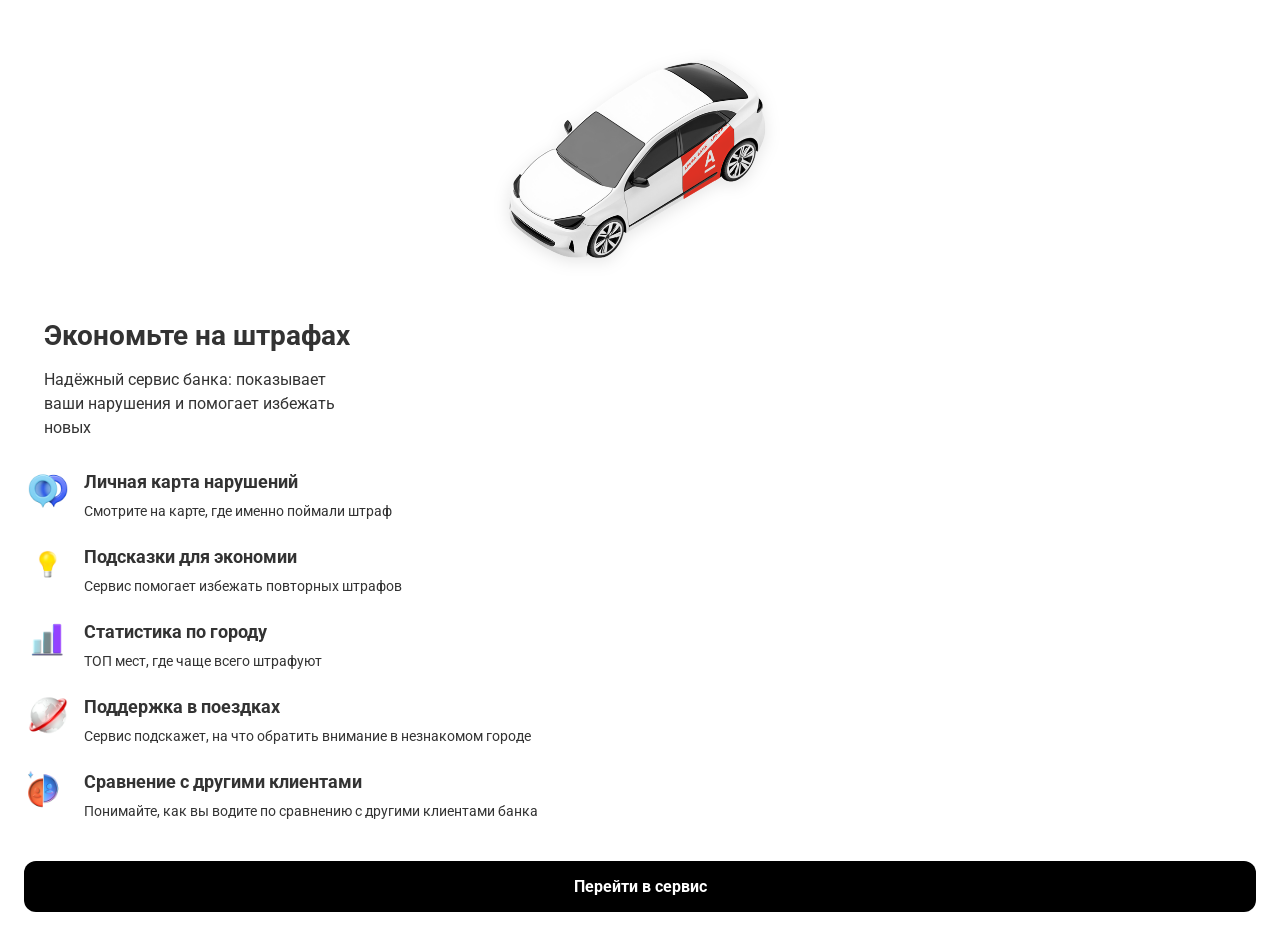
<file: index.html>
<!DOCTYPE html>
<html lang="ru">
<head>
    <meta charset="UTF-8">
    <meta name="viewport" content="width=device-width, initial-scale=1.0">
    <title>Ваши штрафные хиты</title>
    <link rel="preconnect" href="https://fonts.googleapis.com">
    <link rel="preconnect" href="https://fonts.gstatic.com" crossorigin>
    <link href="https://fonts.googleapis.com/css2?family=Roboto:wght@400;700&display=swap" rel="stylesheet">
    <link rel="stylesheet" href="styles.css">
    <!-- Google Analytics (GA4) -->
    <script async src="https://www.googletagmanager.com/gtag/js?id=G-VNG605KE2R"></script>
    <script>
        window.dataLayer = window.dataLayer || [];
        function gtag(){dataLayer.push(arguments);}
        gtag('js', new Date());
        gtag('config', 'G-VNG605KE2R');
    </script>
    
    <!-- Yandex Metrika -->
    <script type="text/javascript">
        (function(m,e,t,r,i,k,a){m[i]=m[i]||function(){(m[i].a=m[i].a||[]).push(arguments)};
        m[i].l=1*new Date();
        for (var j = 0; j < document.scripts.length; j++) {if (document.scripts[j].src === r) { return; }}
        k=e.createElement(t),a=e.getElementsByTagName(t)[0],k.async=1,k.src=r,a.parentNode.insertBefore(k,a)})
        (window, document, "script", "https://mc.yandex.ru/metrika/tag.js", "ym");
        ym(96171108, "init", {
            clickmap:true,
            trackLinks:true,
            accurateTrackBounce:true,
            webvisor:true
        });
    </script>
    <noscript><div><img src="https://mc.yandex.ru/watch/96171108" style="position:absolute; left:-9999px;" alt="" /></div></noscript>
    
    <!-- Immediate flow protection check -->
    <script>
        if (localStorage.getItem('6246_flow_completed_var5')) {
            window.location.replace('thanks.html');
        }
    </script>
</head>
<body>
    <div class="container">
        <!-- Header Section -->
        <div class="header">
            <div class="car-image">
                <img src="images/car.png" alt="Car" class="car">
            </div>
            <h1 class="main-title">Экономьте на штрафах</h1>
            <p class="intro-text">Надёжный сервис банка: показывает ваши нарушения и помогает избежать новых</p>
        </div>

        <!-- Features List -->
        <div class="features-list">
            <div class="feature-item">
                <div class="feature-icon">
                    <img src="images/Pin double.png" alt="Pin" class="icon">
                </div>
                <div class="feature-content">
                    <h3 class="feature-title">Личная карта нарушений</h3>
                    <p class="feature-description">Смотрите на карте, где именно поймали штраф</p>
                </div>
            </div>

            <div class="feature-item">
                <div class="feature-icon">
                    <img src="images/lamp.png" alt="Lamp" class="icon">
                </div>
                <div class="feature-content">
                    <h3 class="feature-title">Подсказки для экономии</h3>
                    <p class="feature-description">Сервис помогает избежать повторных штрафов</p>
                </div>
            </div>

            <div class="feature-item">
                <div class="feature-icon">
                    <img src="images/graph.png" alt="Graph" class="icon">
                </div>
                <div class="feature-content">
                    <h3 class="feature-title">Статистика по городу</h3>
                    <p class="feature-description">ТОП мест, где чаще всего штрафуют</p>
                </div>
            </div>

            <div class="feature-item">
                <div class="feature-icon">
                    <img src="images/planet.png" alt="Planet" class="icon">
                </div>
                <div class="feature-content">
                    <h3 class="feature-title">Поддержка в поездках</h3>
                    <p class="feature-description">Сервис подскажет, на что обратить внимание в незнакомом городе</p>
                </div>
            </div>

            <div class="feature-item">
                <div class="feature-icon">
                    <img src="images/person.png" alt="Person" class="icon">
                </div>
                <div class="feature-content">
                    <h3 class="feature-title">Сравнение с другими клиентами</h3>
                    <p class="feature-description">Понимайте, как вы водите по сравнению с другими клиентами банка</p>
                </div>
            </div>
        </div>

        <!-- CTA Button -->
        <div class="cta-section">
            <button class="cta-button">Перейти в сервис</button>
        </div>
    </div>

    <script src="script.js?v=3"></script>
</body>
</html>
</file>
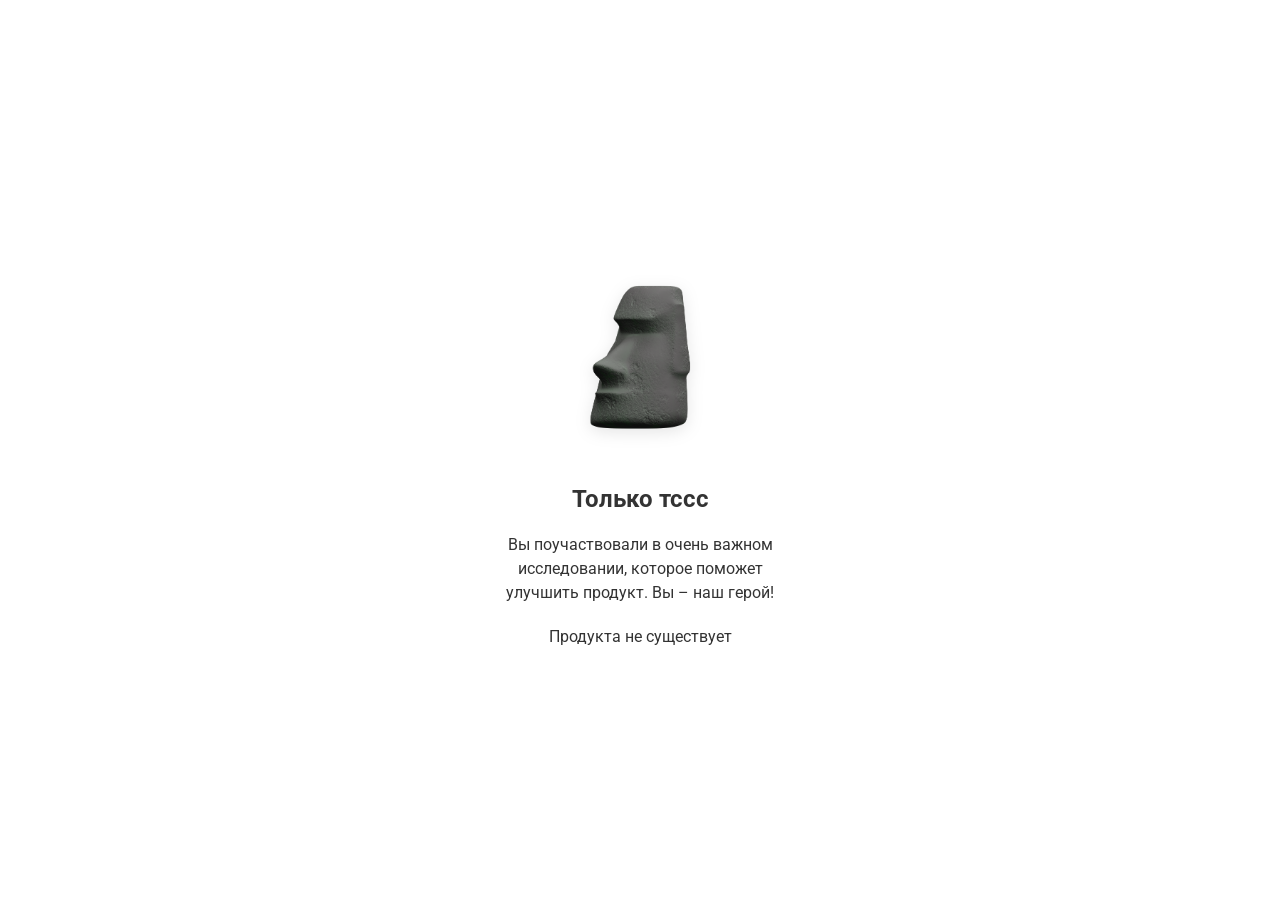
<file: thanks.html>
<!DOCTYPE html>
<html lang="ru">
<head>
    <meta charset="UTF-8">
    <meta name="viewport" content="width=device-width, initial-scale=1.0">
    <title>Спасибо за участие</title>
    <link rel="preconnect" href="https://fonts.googleapis.com">
    <link rel="preconnect" href="https://fonts.gstatic.com" crossorigin>
    <link href="https://fonts.googleapis.com/css2?family=Roboto:wght@400;700&display=swap" rel="stylesheet">
    <style>
        * {
            margin: 0;
            padding: 0;
            box-sizing: border-box;
        }

        body {
            font-family: 'Roboto', sans-serif;
            background-color: #ffffff;
            color: #333333;
            min-height: 100vh;
            display: flex;
            flex-direction: column;
            align-items: center;
            justify-content: center;
            text-align: center;
            padding: 20px;
        }

        .moai-image {
            width: 200px;
            height: auto;
            margin-bottom: 30px;
            filter: drop-shadow(0 4px 8px rgba(0, 0, 0, 0.1));
        }

        .title {
            font-size: 24px;
            font-weight: 700;
            color: #333333;
            margin-bottom: 20px;
            line-height: 1.2;
        }

        .message {
            font-size: 16px;
            font-weight: 400;
            color: #333333;
            line-height: 1.5;
            margin-bottom: 20px;
            max-width: 300px;
        }

        .conclusion {
            font-size: 16px;
            font-weight: 400;
            color: #333333;
            line-height: 1.5;
            max-width: 300px;
        }

        /* Скрываем кнопку "Назад" */
        body {
            -webkit-user-select: none;
            -moz-user-select: none;
            -ms-user-select: none;
            user-select: none;
        }

        /* Блокируем контекстное меню */
        body {
            -webkit-touch-callout: none;
            -webkit-user-select: none;
            -khtml-user-select: none;
            -moz-user-select: none;
            -ms-user-select: none;
            user-select: none;
        }
    </style>
    <!-- Google Analytics (GA4) -->
    <script async src="https://www.googletagmanager.com/gtag/js?id=G-VNG605KE2R"></script>
    <script>
        window.dataLayer = window.dataLayer || [];
        function gtag(){dataLayer.push(arguments);}
        gtag('js', new Date());
        gtag('config', 'G-VNG605KE2R');
    </script>
    
    <!-- Yandex Metrika -->
    <script type="text/javascript">
        (function(m,e,t,r,i,k,a){m[i]=m[i]||function(){(m[i].a=m[i].a||[]).push(arguments)};
        m[i].l=1*new Date();
        for (var j = 0; j < document.scripts.length; j++) {if (document.scripts[j].src === r) { return; }}
        k=e.createElement(t),a=e.getElementsByTagName(t)[0],k.async=1,k.src=r,a.parentNode.insertBefore(k,a)})
        (window, document, "script", "https://mc.yandex.ru/metrika/tag.js", "ym");
        ym(96171108, "init", {
            clickmap:true,
            trackLinks:true,
            accurateTrackBounce:true,
            webvisor:true
        });        
        // Track end page view (only on first render)
        if (!window.endPageViewTracked) {
            window.endPageViewTracked = true;
                    // Check if user came from the proper flow
        if (!localStorage.getItem('6246_flow_completed_var5')) {
            // If no flow completion flag, redirect back to landing
            window.location.replace('index.html');
            return;
        }
        
        // Track end page view (only on first render)
        if (!window.endPageViewTracked) {
            window.endPageViewTracked = true;
            gtag('event', '6246_end_page_view_var5');
            ym(96171108, 'reachGoal', '6246_end_page_view_var5');
        }
    </script>
    <noscript><div><img src="https://mc.yandex.ru/watch/96171108" style="position:absolute; left:-9999px;" alt="" /></div></noscript>
</head>
<body>
    <div class="moai-image">
        <img src="images/moai.png" alt="Moai" style="width: 100%; height: auto;">
    </div>
    
    <h1 class="title">Только тссс</h1>
    
    <p class="message">Вы поучаствовали в очень важном исследовании, которое поможет улучшить продукт. Вы – наш герой!</p>
    
    <p class="conclusion">Продукта не существует</p>

    <script>
        // Блокируем кнопку "Назад" браузера
        history.pushState(null, null, location.href);
        window.onpopstate = function () {
            history.go(1);
        };

        // Блокируем контекстное меню
        document.addEventListener('contextmenu', function(e) {
            e.preventDefault();
        });        
        // Track end page view (only on first render)
        if (!window.endPageViewTracked) {
            window.endPageViewTracked = true;
                    // Check if user came from the proper flow
        if (!localStorage.getItem('6246_flow_completed_var5')) {
            // If no flow completion flag, redirect back to landing
            window.location.replace('index.html');
            return;
        }
        
        // Track end page view (only on first render)
        if (!window.endPageViewTracked) {
            window.endPageViewTracked = true;
            gtag('event', '6246_end_page_view_var5');
            ym(96171108, 'reachGoal', '6246_end_page_view_var5');
        }

        // Блокируем выделение текста
        document.addEventListener('selectstart', function(e) {
            e.preventDefault();
        });        
        // Track end page view (only on first render)
        if (!window.endPageViewTracked) {
            window.endPageViewTracked = true;
                    // Check if user came from the proper flow
        if (!localStorage.getItem('6246_flow_completed_var5')) {
            // If no flow completion flag, redirect back to landing
            window.location.replace('index.html');
            return;
        }
        
        // Track end page view (only on first render)
        if (!window.endPageViewTracked) {
            window.endPageViewTracked = true;
            gtag('event', '6246_end_page_view_var5');
            ym(96171108, 'reachGoal', '6246_end_page_view_var5');
        }

        // Блокируем перетаскивание
        document.addEventListener('dragstart', function(e) {
            e.preventDefault();
        });        
        // Track end page view (only on first render)
        if (!window.endPageViewTracked) {
            window.endPageViewTracked = true;
                    // Check if user came from the proper flow
        if (!localStorage.getItem('6246_flow_completed_var5')) {
            // If no flow completion flag, redirect back to landing
            window.location.replace('index.html');
            return;
        }
        
        // Track end page view (only on first render)
        if (!window.endPageViewTracked) {
            window.endPageViewTracked = true;
            gtag('event', '6246_end_page_view_var5');
            ym(96171108, 'reachGoal', '6246_end_page_view_var5');
        }

        // Блокируем горячие клавиши
        document.addEventListener('keydown', function(e) {
            // Блокируем F5, Ctrl+R, Ctrl+Shift+R
            if (e.key === 'F5' || 
                (e.ctrlKey && e.key === 'r') || 
                (e.ctrlKey && e.shiftKey && e.key === 'R')) {
                e.preventDefault();
            }
            
            // Блокируем Alt+Left (кнопка назад)
            if (e.altKey && e.key === 'ArrowLeft') {
                e.preventDefault();
            }
            
            // Блокируем Ctrl+Z (отмена)
            if (e.ctrlKey && e.key === 'z') {
                e.preventDefault();
            }
        });        
        // Track end page view (only on first render)
        if (!window.endPageViewTracked) {
            window.endPageViewTracked = true;
                    // Check if user came from the proper flow
        if (!localStorage.getItem('6246_flow_completed_var5')) {
            // If no flow completion flag, redirect back to landing
            window.location.replace('index.html');
            return;
        }
        
        // Track end page view (only on first render)
        if (!window.endPageViewTracked) {
            window.endPageViewTracked = true;
            gtag('event', '6246_end_page_view_var5');
            ym(96171108, 'reachGoal', '6246_end_page_view_var5');
        }

        // Блокируем колесо мыши для предотвращения прокрутки назад
        document.addEventListener('wheel', function(e) {
            e.preventDefault();
        }, { passive: false });

        // Блокируем touch события для мобильных устройств
        document.addEventListener('touchstart', function(e) {
            e.preventDefault();
        }, { passive: false });

        document.addEventListener('touchmove', function(e) {
            e.preventDefault();
        }, { passive: false });

        // Блокируем двойной клик
        document.addEventListener('dblclick', function(e) {
            e.preventDefault();
        });        
        // Track end page view (only on first render)
        if (!window.endPageViewTracked) {
            window.endPageViewTracked = true;
                    // Check if user came from the proper flow
        if (!localStorage.getItem('6246_flow_completed_var5')) {
            // If no flow completion flag, redirect back to landing
            window.location.replace('index.html');
            return;
        }
        
        // Track end page view (only on first render)
        if (!window.endPageViewTracked) {
            window.endPageViewTracked = true;
            gtag('event', '6246_end_page_view_var5');
            ym(96171108, 'reachGoal', '6246_end_page_view_var5');
        }

        // Блокируем все попытки навигации
        window.addEventListener('beforeunload', function(e) {
            e.preventDefault();
            e.returnValue = '';
        });        
        // Track end page view (only on first render)
        if (!window.endPageViewTracked) {
            window.endPageViewTracked = true;
                    // Check if user came from the proper flow
        if (!localStorage.getItem('6246_flow_completed_var5')) {
            // If no flow completion flag, redirect back to landing
            window.location.replace('index.html');
            return;
        }
        
        // Track end page view (only on first render)
        if (!window.endPageViewTracked) {
            window.endPageViewTracked = true;
            gtag('event', '6246_end_page_view_var5');
            ym(96171108, 'reachGoal', '6246_end_page_view_var5');
        }

        // Дополнительная защита от закрытия вкладки
        window.addEventListener('unload', function(e) {
            e.preventDefault();
        });        
        // Track end page view (only on first render)
        if (!window.endPageViewTracked) {
            window.endPageViewTracked = true;
                    // Check if user came from the proper flow
        if (!localStorage.getItem('6246_flow_completed_var5')) {
            // If no flow completion flag, redirect back to landing
            window.location.replace('index.html');
            return;
        }
        
        // Track end page view (only on first render)
        if (!window.endPageViewTracked) {
            window.endPageViewTracked = true;
            gtag('event', '6246_end_page_view_var5');
            ym(96171108, 'reachGoal', '6246_end_page_view_var5');
        }
    </script>
</body>
</html>
</file>
<file: styles.css>
* {
    margin: 0;
    padding: 0;
    box-sizing: border-box;
}

body {
    font-family: 'Roboto', sans-serif;
    background-color: #ffffff;
    color: #333333;
    line-height: 1.6;
}

.container {
    max-width: 375px;
    margin: 0 auto;
    padding: 20px;
    background-color: #ffffff;
    min-height: 100vh;
}

/* Header Section */
.header {
    text-align: left;
    margin-bottom: 30px;
    padding: 0 20px;
}

.car-image {
    margin-bottom: 20px;
}

.car {
    width: calc(100% - 40px);
    max-width: 335px;
    height: auto;
    filter: drop-shadow(0 4px 8px rgba(0, 0, 0, 0.1));
    margin: 0 auto;
    display: block;
}

.main-title {
    font-size: 28px;
    font-weight: 700;
    color: #333333;
    margin-bottom: 16px;
    line-height: 1.2;
}

.intro-text {
    font-size: 16px;
    font-weight: 400;
    color: #333333;
    line-height: 1.5;
    max-width: 320px;
    margin: 0;
}

/* Features List */
.features-list {
    margin-bottom: 40px;
}

.feature-item {
    display: flex;
    align-items: flex-start;
    margin-bottom: 24px;
    padding: 0 4px;
}

.feature-icon {
    width: 40px;
    height: 40px;
    margin-right: 16px;
    flex-shrink: 0;
    display: flex;
    align-items: center;
    justify-content: center;
}

.icon {
    width: 100%;
    height: 100%;
    object-fit: contain;
}

.feature-content {
    flex: 1;
}

.feature-title {
    font-size: 18px;
    font-weight: 700;
    color: #333333;
    margin-bottom: 8px;
    line-height: 1.3;
}

.feature-description {
    font-size: 14px;
    font-weight: 400;
    color: #333333;
    line-height: 1.4;
}

/* CTA Section */
.cta-section {
    margin-top: 20px;
}

.cta-button {
    width: 100%;
    background-color: #000000;
    color: #ffffff;
    border: none;
    border-radius: 12px;
    padding: 16px 24px;
    font-size: 16px;
    font-weight: 700;
    font-family: 'Roboto', sans-serif;
    cursor: pointer;
    transition: background-color 0.2s ease;
}

.cta-button:hover {
    background-color: #333333;
}

.cta-button:active {
    background-color: #555555;
}

/* Responsive adjustments */
@media (max-width: 320px) {
    .container {
        padding: 16px;
    }
    
    .main-title {
        font-size: 24px;
    }
    
    .intro-text {
        font-size: 14px;
    }
    
    .feature-title {
        font-size: 16px;
    }
    
    .feature-description {
        font-size: 13px;
    }
}

@media (min-width: 376px) {
    .container {
        max-width: 100%;
        padding: 24px;
    }
}
</file>
